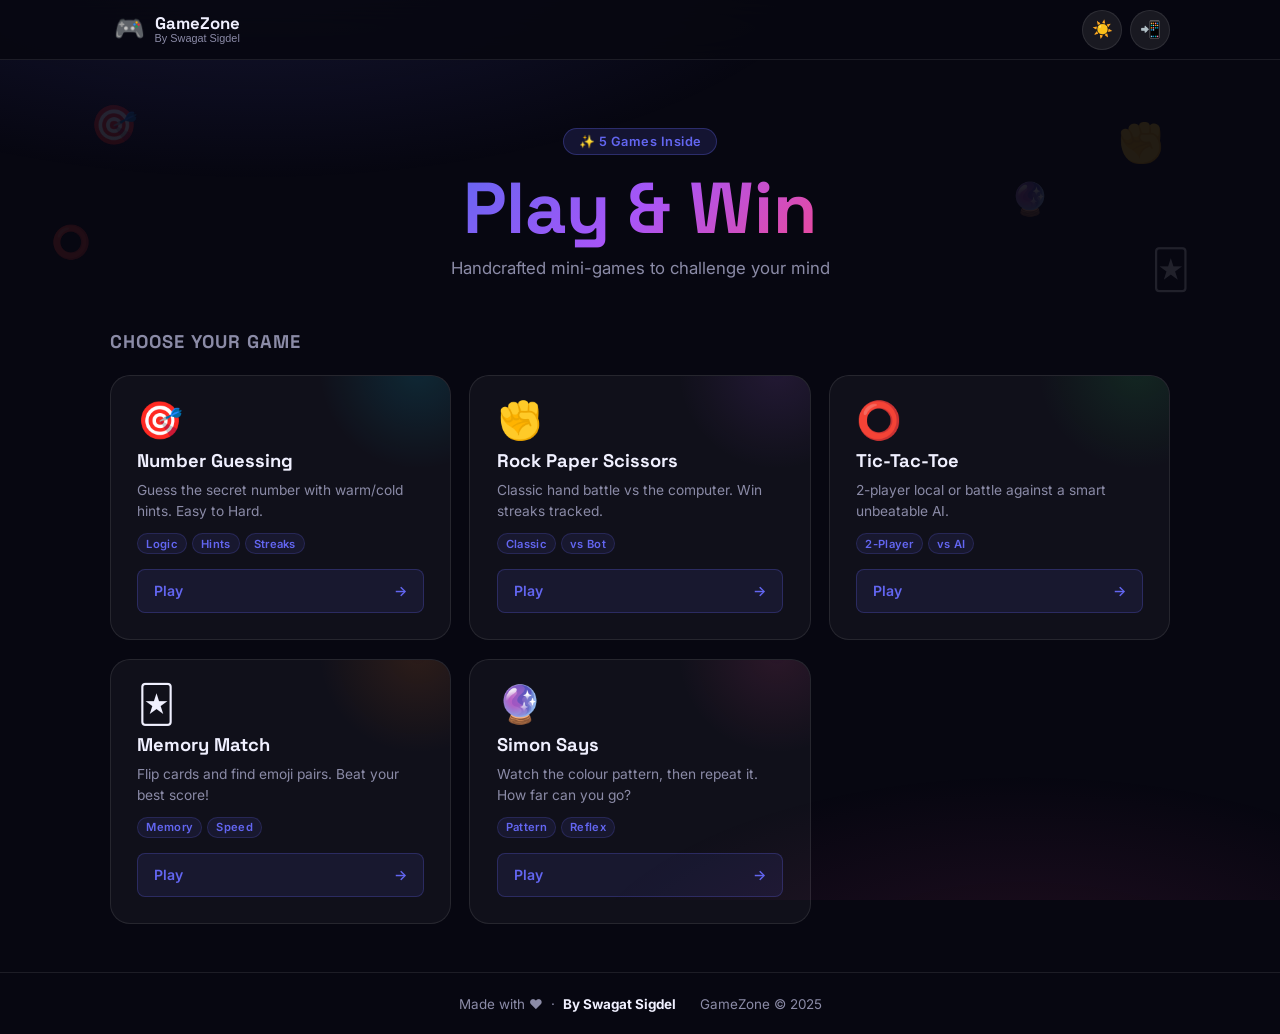
<file: index.html>
<!DOCTYPE html>
<html lang="en">
<head>
  <meta charset="UTF-8" />
  <meta name="viewport" content="width=device-width, initial-scale=1.0" />
  <title>GameZone – Mini Games by Swagat Sigdel</title>
  <meta name="description" content="A premium mini-game portal with 5 games: Number Guessing, Rock Paper Scissors, Tic-Tac-Toe, Memory Match and Simon Says." />
  <meta name="theme-color" content="#6366f1" />
  <link rel="manifest" href="manifest.json" />
  <link rel="preconnect" href="https://fonts.googleapis.com" />
  <link rel="preconnect" href="https://fonts.gstatic.com" crossorigin />
  <link href="https://fonts.googleapis.com/css2?family=Inter:wght@400;500;600;700;800&family=Space+Grotesk:wght@400;500;600;700&display=swap" rel="stylesheet" />
  <link rel="stylesheet" href="style.css" />
</head>
<body>
<div id="app">

  <!-- ─── Header ─── -->
  <header id="app-header">
    <div class="header-inner">
      <button class="brand-btn" id="homeBtn" aria-label="Go to home">
        <span class="brand-icon" aria-hidden="true">🎮</span>
        <div class="brand-text">
          <span class="brand-name">GameZone</span>
          <span class="brand-by">By Swagat Sigdel</span>
        </div>
      </button>
      <div class="header-actions">
        <button id="themeToggle" class="icon-btn" aria-label="Toggle theme" title="Toggle dark/light mode">☀️</button>
        <button id="installBtn" class="icon-btn" hidden aria-label="Install app" title="Install as app">📲</button>
      </div>
    </div>
  </header>

  <!-- ─── Views ─── -->
  <div id="views">

    <!-- Hub -->
    <main id="view-hub" class="view active" aria-label="Game hub">

      <section class="hero">
        <div class="hero-content">
          <div class="hero-badge">✨ 5 Games Inside</div>
          <h1 class="hero-title"><span class="gradient-text">Play &amp; Win</span></h1>
          <p class="hero-sub">Handcrafted mini-games to challenge your mind</p>
        </div>
        <div class="hero-art" aria-hidden="true">
          <div class="floating-emoji e1">🎯</div>
          <div class="floating-emoji e2">✊</div>
          <div class="floating-emoji e3">⭕</div>
          <div class="floating-emoji e4">🃏</div>
          <div class="floating-emoji e5">🔮</div>
        </div>
      </section>

      <section class="games-section" aria-label="Available games">
        <h2 class="section-title">Choose Your Game</h2>
        <div class="game-grid" role="list">

          <article class="game-card" role="listitem" data-game="number" tabindex="0">
            <div class="card-glow" style="--glow:#00d4ff" aria-hidden="true"></div>
            <div class="card-icon" aria-hidden="true">🎯</div>
            <h3 class="card-title">Number Guessing</h3>
            <p class="card-desc">Guess the secret number with warm/cold hints. Easy to Hard.</p>
            <div class="card-tags"><span class="tag">Logic</span><span class="tag">Hints</span><span class="tag">Streaks</span></div>
            <button class="play-btn" data-game="number" aria-label="Play Number Guessing"><span>Play</span><span class="play-arrow" aria-hidden="true">→</span></button>
          </article>

          <article class="game-card" role="listitem" data-game="rps" tabindex="0">
            <div class="card-glow" style="--glow:#a855f7" aria-hidden="true"></div>
            <div class="card-icon" aria-hidden="true">✊</div>
            <h3 class="card-title">Rock Paper Scissors</h3>
            <p class="card-desc">Classic hand battle vs the computer. Win streaks tracked.</p>
            <div class="card-tags"><span class="tag">Classic</span><span class="tag">vs Bot</span></div>
            <button class="play-btn" data-game="rps" aria-label="Play Rock Paper Scissors"><span>Play</span><span class="play-arrow" aria-hidden="true">→</span></button>
          </article>

          <article class="game-card" role="listitem" data-game="ttt" tabindex="0">
            <div class="card-glow" style="--glow:#22c55e" aria-hidden="true"></div>
            <div class="card-icon" aria-hidden="true">⭕</div>
            <h3 class="card-title">Tic-Tac-Toe</h3>
            <p class="card-desc">2-player local or battle against a smart unbeatable AI.</p>
            <div class="card-tags"><span class="tag">2-Player</span><span class="tag">vs AI</span></div>
            <button class="play-btn" data-game="ttt" aria-label="Play Tic-Tac-Toe"><span>Play</span><span class="play-arrow" aria-hidden="true">→</span></button>
          </article>

          <article class="game-card" role="listitem" data-game="memory" tabindex="0">
            <div class="card-glow" style="--glow:#f97316" aria-hidden="true"></div>
            <div class="card-icon" aria-hidden="true">🃏</div>
            <h3 class="card-title">Memory Match</h3>
            <p class="card-desc">Flip cards and find emoji pairs. Beat your best score!</p>
            <div class="card-tags"><span class="tag">Memory</span><span class="tag">Speed</span></div>
            <button class="play-btn" data-game="memory" aria-label="Play Memory Match"><span>Play</span><span class="play-arrow" aria-hidden="true">→</span></button>
          </article>

          <article class="game-card" role="listitem" data-game="simon" tabindex="0">
            <div class="card-glow" style="--glow:#ec4899" aria-hidden="true"></div>
            <div class="card-icon" aria-hidden="true">🔮</div>
            <h3 class="card-title">Simon Says</h3>
            <p class="card-desc">Watch the colour pattern, then repeat it. How far can you go?</p>
            <div class="card-tags"><span class="tag">Pattern</span><span class="tag">Reflex</span></div>
            <button class="play-btn" data-game="simon" aria-label="Play Simon Says"><span>Play</span><span class="play-arrow" aria-hidden="true">→</span></button>
          </article>

        </div>
      </section>

    </main><!-- /hub -->

    <!-- ─── Number Guessing ─── -->
    <section id="view-number" class="view game-view" aria-label="Number Guessing Game" style="--accent:#00d4ff;--accent-rgb:0,212,255">
      <div class="gv-header">
        <button class="back-btn" aria-label="Back to games">‹ Games</button>
        <div class="gv-title-row"><span aria-hidden="true">🎯</span><h2>Number Guessing</h2></div>
        <div class="score-pill" id="ng-streak">🔥 0 wins</div>
      </div>
      <div class="gv-body">
        <p class="range-hint" id="ng-rangeHint" aria-live="polite"></p>
        <select id="ng-difficulty" class="game-select" aria-label="Select difficulty level">
          <option value="easy">🟢 Easy (1–50)</option>
          <option value="medium" selected>🟡 Medium (1–100)</option>
          <option value="hard">🔴 Hard (1–500)</option>
        </select>
        <input type="number" id="ng-input" class="game-input" placeholder="Enter your guess…" min="1" max="100" autocomplete="off" inputmode="numeric" aria-label="Enter a number" aria-describedby="ng-rangeHint ng-feedback" />
        <div class="btn-row">
          <button id="ng-submitBtn" class="btn-primary" type="button" disabled aria-label="Submit guess">Submit</button>
          <button id="ng-resetBtn" class="btn-secondary" type="button" aria-label="New game">🔄 New Game</button>
        </div>
        <p id="ng-feedback" class="feedback" aria-live="assertive" aria-atomic="true"></p>
        <p id="ng-hint" class="hint-msg" aria-live="polite"></p>
        <div id="ng-stats" class="stats-box" aria-label="Game statistics"></div>
        <details id="ng-histDetails" class="history-details">
          <summary>📜 Game History</summary>
          <div id="ng-history" class="history-list"></div>
        </details>
        <div class="ghost-row">
          <button id="ng-resetStats" class="ghost-btn" type="button">🗑️ Clear Stats</button>
          <button id="ng-sound" class="ghost-btn" type="button">🔊 Sound On</button>
        </div>
      </div>
    </section>

    <!-- ─── Rock Paper Scissors ─── -->
    <section id="view-rps" class="view game-view" aria-label="Rock Paper Scissors" style="--accent:#a855f7;--accent-rgb:168,85,247">
      <div class="gv-header">
        <button class="back-btn" aria-label="Back to games">‹ Games</button>
        <div class="gv-title-row"><span aria-hidden="true">✊</span><h2>Rock Paper Scissors</h2></div>
        <div class="score-pill" id="rps-scorePill">0W / 0L / 0D</div>
      </div>
      <div class="gv-body">
        <div class="rps-arena">
          <div class="rps-side">
            <div class="rps-emoji" id="rps-player" aria-label="Your choice">❓</div>
            <span class="rps-label">You</span>
          </div>
          <div class="rps-vs" aria-hidden="true">VS</div>
          <div class="rps-side">
            <div class="rps-emoji" id="rps-bot" aria-label="Computer's choice">❓</div>
            <span class="rps-label">CPU</span>
          </div>
        </div>
        <p id="rps-result" class="rps-result" aria-live="assertive" aria-atomic="true"></p>
        <div class="rps-choices" role="group" aria-label="Make your choice">
          <button class="rps-btn" data-choice="rock" aria-label="Choose Rock">✊<span>Rock</span></button>
          <button class="rps-btn" data-choice="paper" aria-label="Choose Paper">🖐<span>Paper</span></button>
          <button class="rps-btn" data-choice="scissors" aria-label="Choose Scissors">✌️<span>Scissors</span></button>
        </div>
        <button id="rps-reset" class="ghost-btn mt" type="button">🔄 Reset Score</button>
      </div>
    </section>

    <!-- ─── Tic-Tac-Toe ─── -->
    <section id="view-ttt" class="view game-view" aria-label="Tic-Tac-Toe" style="--accent:#22c55e;--accent-rgb:34,197,94">
      <div class="gv-header">
        <button class="back-btn" aria-label="Back to games">‹ Games</button>
        <div class="gv-title-row"><span aria-hidden="true">⭕</span><h2>Tic-Tac-Toe</h2></div>
        <div class="score-pill" id="ttt-scorePill">X: 0 – O: 0 – D: 0</div>
      </div>
      <div class="gv-body">
        <div class="mode-switcher" role="group" aria-label="Game mode">
          <button class="mode-btn active" data-mode="ai" aria-pressed="true">🤖 vs AI</button>
          <button class="mode-btn" data-mode="2p" aria-pressed="false">👥 2 Players</button>
        </div>
        <p id="ttt-status" class="ttt-status" aria-live="polite" aria-atomic="true"></p>
        <div id="ttt-board" class="ttt-board" role="grid" aria-label="Tic-Tac-Toe board"></div>
        <button id="ttt-reset" class="btn-secondary mt" type="button">🔄 New Game</button>
      </div>
    </section>

    <!-- ─── Memory Match ─── -->
    <section id="view-memory" class="view game-view" aria-label="Memory Match" style="--accent:#f97316;--accent-rgb:249,115,22">
      <div class="gv-header">
        <button class="back-btn" aria-label="Back to games">‹ Games</button>
        <div class="gv-title-row"><span aria-hidden="true">🃏</span><h2>Memory Match</h2></div>
        <div class="score-pill" id="mem-best">Best: –</div>
      </div>
      <div class="gv-body">
        <div class="mem-bar">
          <span>Pairs: <strong id="mem-pairs">0/8</strong></span>
          <span>Moves: <strong id="mem-moves">0</strong></span>
          <span>Time: <strong id="mem-time">0s</strong></span>
        </div>
        <div id="mem-board" class="mem-board" role="grid" aria-label="Memory card grid"></div>
        <button id="mem-reset" class="btn-secondary mt" type="button">🔄 New Game</button>
      </div>
    </section>

    <!-- ─── Simon Says ─── -->
    <section id="view-simon" class="view game-view" aria-label="Simon Says" style="--accent:#ec4899;--accent-rgb:236,72,153">
      <div class="gv-header">
        <button class="back-btn" aria-label="Back to games">‹ Games</button>
        <div class="gv-title-row"><span aria-hidden="true">🔮</span><h2>Simon Says</h2></div>
        <div class="score-pill" id="simon-best">Best: 0</div>
      </div>
      <div class="gv-body">
        <div class="simon-info">
          <div class="simon-level-badge">Level <span id="simon-level">0</span></div>
          <p id="simon-status" class="simon-status" aria-live="polite" aria-atomic="true">Press Start to play!</p>
        </div>
        <div class="simon-grid" role="group" aria-label="Simon colour buttons">
          <button class="simon-btn" id="simon-0" data-idx="0" aria-label="Red button"></button>
          <button class="simon-btn" id="simon-1" data-idx="1" aria-label="Blue button"></button>
          <button class="simon-btn" id="simon-2" data-idx="2" aria-label="Green button"></button>
          <button class="simon-btn" id="simon-3" data-idx="3" aria-label="Yellow button"></button>
        </div>
        <button id="simon-start" class="btn-primary mt" type="button">🎮 Start</button>
      </div>
    </section>

  </div><!-- /views -->

  <!-- ─── Footer ─── -->
  <footer id="app-footer" role="contentinfo">
    <div class="footer-inner">
      <span class="footer-credit">Made with ❤️ &nbsp;·&nbsp; <strong>By Swagat Sigdel</strong></span>
      <span class="footer-copy">GameZone © 2025</span>
    </div>
  </footer>

</div><!-- /app -->

<!-- Shared confetti container (used by all games) -->
<div id="confetti-box" class="win-celebration" hidden aria-hidden="true"></div>

<!-- Toast -->
<div id="toast" class="toast" role="status" aria-live="polite" aria-atomic="true"></div>

<script src="app.js"></script>
</body>
</html>
</file>
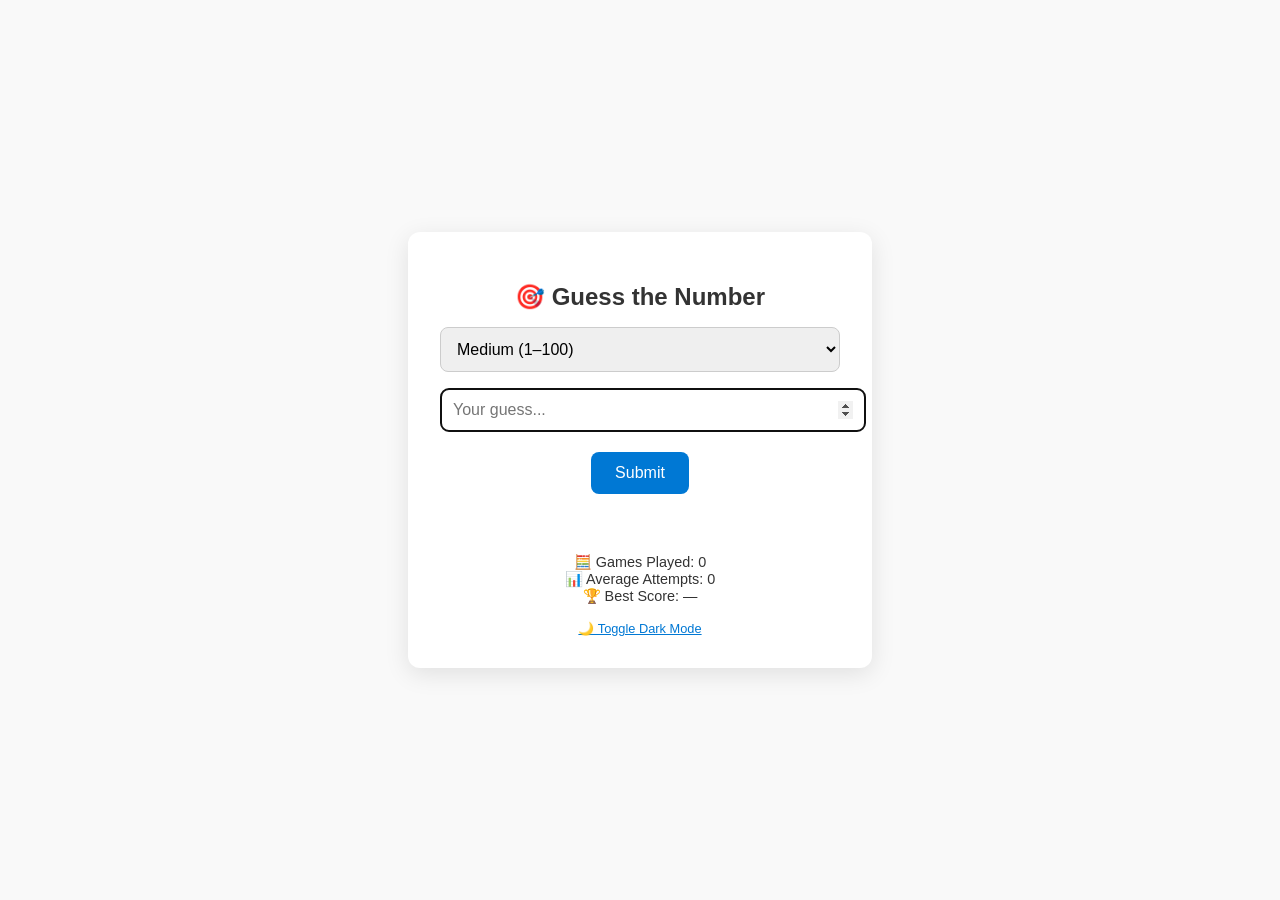
<file: guess-game/index.html>
<!DOCTYPE html>
<html lang="en">
<head>
  <meta charset="UTF-8" />
  <meta name="viewport" content="width=device-width, initial-scale=1.0" />
  <title>Number Guessing Game</title>
  <link rel="manifest" href="manifest.json" />
  <style>
    :root {
      --primary: #0078d4;
      --primary-dark: #005fa3;
      --bg: #f9f9f9;
      --text: #333;
      --card-bg: #fff;
      --shadow: rgba(0, 0, 0, 0.1);
    }

    body.dark {
      --bg: #1e1e1e;
      --text: #f0f0f0;
      --card-bg: #2c2c2c;
    }

    body {
      margin: 0;
      font-family: 'Segoe UI', sans-serif;
      background-color: var(--bg);
      color: var(--text);
      display: flex;
      justify-content: center;
      align-items: center;
      height: 100vh;
      transition: background-color 0.3s ease, color 0.3s ease;
    }

    .game-card {
      background-color: var(--card-bg);
      padding: 2rem;
      border-radius: 12px;
      box-shadow: 0 6px 24px var(--shadow);
      text-align: center;
      width: 100%;
      max-width: 400px;
    }

    h2 {
      margin-bottom: 1rem;
    }

    select, input[type="number"] {
      width: 100%;
      padding: 0.75rem;
      font-size: 1rem;
      border: 1px solid #ccc;
      border-radius: 8px;
      margin-bottom: 1rem;
    }

    button {
      padding: 0.75rem 1.5rem;
      font-size: 1rem;
      background-color: var(--primary);
      color: white;
      border: none;
      border-radius: 8px;
      cursor: pointer;
      transition: background-color 0.3s ease;
      margin: 0.25rem;
    }

    button:hover {
      background-color: var(--primary-dark);
    }

    #feedback {
      margin-top: 1rem;
      font-size: 1rem;
      min-height: 1.5rem;
    }

    #resetBtn {
      display: none;
    }

    .stats {
      margin-top: 1rem;
      font-size: 0.9rem;
    }

    .toggle-dark {
      margin-top: 1rem;
      font-size: 0.8rem;
      cursor: pointer;
      color: var(--primary);
      text-decoration: underline;
    }
  </style>
</head>
<body>
  <div class="game-card">
    <h2>🎯 Guess the Number</h2>
    <select id="difficulty" onchange="setDifficulty()">
      <option value="50">Easy (1–50)</option>
      <option value="100" selected>Medium (1–100)</option>
      <option value="500">Hard (1–500)</option>
    </select>
    <input type="number" id="guessInput" placeholder="Your guess..." min="1" />
    <button onclick="checkGuess()">Submit</button>
    <button id="resetBtn" onclick="resetGame()">Play Again</button>
    <p id="feedback"></p>
    <div class="stats" id="stats"></div>
    <div class="toggle-dark" onclick="toggleDarkMode()">🌙 Toggle Dark Mode</div>
  </div>

  <audio id="winSound" src="https://assets.mixkit.co/sfx/preview/mixkit-achievement-bell-600.mp3"></audio>
  <audio id="errorSound" src="https://assets.mixkit.co/sfx/preview/mixkit-wrong-answer-fail-notification-946.mp3"></audio>

  <script>
    let maxRange = 100;
    let secretNumber = Math.floor(Math.random() * maxRange) + 1;
    let attempts = 0;
    let gamesPlayed = parseInt(localStorage.getItem('gamesPlayed')) || 0;
    let totalAttempts = parseInt(localStorage.getItem('totalAttempts')) || 0;
    let bestScore = parseInt(localStorage.getItem('bestScore')) || null;

    const input = document.getElementById('guessInput');
    const feedback = document.getElementById('feedback');
    const resetBtn = document.getElementById('resetBtn');
    const stats = document.getElementById('stats');
    const winSound = document.getElementById('winSound');
    const errorSound = document.getElementById('errorSound');

    input.focus();
    input.addEventListener("keypress", function(e) {
      if (e.key === "Enter") checkGuess();
    });

    function setDifficulty() {
      maxRange = parseInt(document.getElementById('difficulty').value);
      resetGame();
    }

    function updateStats() {
      let avg = gamesPlayed ? (totalAttempts / gamesPlayed).toFixed(1) : 0;
      stats.innerHTML = `
        🧮 Games Played: ${gamesPlayed}<br>
        📊 Average Attempts: ${avg}<br>
        🏆 Best Score: ${bestScore ?? '—'}
      `;
    }

    function checkGuess() {
      const guess = parseInt(input.value);
      if (isNaN(guess) || guess < 1 || guess > maxRange) {
        feedback.textContent = `⚠️ Enter a number between 1 and ${maxRange}.`;
        errorSound.play();
        return;
      }

      attempts++;

      if (guess < secretNumber) {
        feedback.textContent = "📉 Too low! Try again.";
        errorSound.play();
      } else if (guess > secretNumber) {
        feedback.textContent = "📈 Too high! Try again.";
        errorSound.play();
      } else {
        feedback.textContent = `🎉 Correct! You guessed it in ${attempts} tries.`;
        winSound.play();
        input.disabled = true;
        resetBtn.style.display = 'inline-block';

        gamesPlayed++;
        totalAttempts += attempts;
        if (!bestScore || attempts < bestScore) bestScore = attempts;

        localStorage.setItem('gamesPlayed', gamesPlayed);
        localStorage.setItem('totalAttempts', totalAttempts);
        localStorage.setItem('bestScore', bestScore);

        updateStats();
      }
    }

    function resetGame() {
      secretNumber = Math.floor(Math.random() * maxRange) + 1;
      attempts = 0;
      input.value = '';
      input.disabled = false;
      feedback.textContent = '';
      resetBtn.style.display = 'none';
      input.focus();
    }

    function toggleDarkMode() {
      document.body.classList.toggle('dark');
    }

    updateStats();

    if ('serviceWorker' in navigator) {
      navigator.serviceWorker.register('service-worker.js');
    }
  </script>
</body>
</html>
</file>
<file: style.css>
/* ─── Design System ──────────────────────────────────────────────────────────── */
:root {
  --bg:          #070711;
  --surface:     rgba(255,255,255,0.04);
  --surface-2:   rgba(255,255,255,0.08);
  --border:      rgba(255,255,255,0.09);
  --text:        #f0f0ff;
  --text-muted:  #8b8ba7;
  --text-dim:    #55556a;
  --primary:     #6366f1;
  --primary-rgb: 99,102,241;
  --card-radius: 20px;
  --radius:      12px;
  --radius-sm:   8px;
  --trans:       0.2s ease;
  --header-h:    60px;
  --max-w:       1100px;
  --font-head:   'Space Grotesk','Inter',system-ui,sans-serif;
  --font-body:   'Inter',system-ui,-apple-system,sans-serif;
  --shadow-sm:   0 1px 3px rgba(0,0,0,.35);
  --shadow-md:   0 4px 16px rgba(0,0,0,.45);
  --shadow-lg:   0 16px 48px rgba(0,0,0,.55);
}

body.light {
  --bg:         #f0f0ff;
  --surface:    #ffffff;
  --surface-2:  #f4f4ff;
  --border:     rgba(0,0,0,.09);
  --text:       #1a1a3e;
  --text-muted: #6b6b8a;
  --text-dim:   #9090b0;
  --shadow-sm:  0 1px 3px rgba(0,0,0,.08);
  --shadow-md:  0 4px 16px rgba(0,0,0,.10);
  --shadow-lg:  0 16px 48px rgba(0,0,0,.13);
}

/* ─── Reset & Base ───────────────────────────────────────────────────────────── */
*,*::before,*::after { box-sizing:border-box; }
html { scroll-behavior:smooth; }

body {
  margin: 0;
  font-family: var(--font-body);
  background: var(--bg);
  color: var(--text);
  min-height: 100vh;
  overflow-x: hidden;
  -webkit-font-smoothing: antialiased;
  transition: background-color .3s ease, color .3s ease;
}

body::before {
  content: '';
  position: fixed;
  inset: 0;
  background:
    radial-gradient(ellipse 80% 50% at 20% -10%, rgba(99,102,241,.18) 0%, transparent 60%),
    radial-gradient(ellipse 60% 40% at 80% 110%, rgba(236,72,153,.12) 0%, transparent 60%);
  pointer-events: none;
  z-index: 0;
}
body.light::before {
  background:
    radial-gradient(ellipse 80% 50% at 20% -10%, rgba(99,102,241,.07) 0%, transparent 60%),
    radial-gradient(ellipse 60% 40% at 80% 110%, rgba(236,72,153,.05) 0%, transparent 60%);
}

#app {
  position: relative;
  z-index: 1;
  min-height: 100vh;
  display: flex;
  flex-direction: column;
}

.sr-only {
  position: absolute;
  width: 1px; height: 1px;
  padding: 0; margin: -1px;
  overflow: hidden;
  clip: rect(0,0,0,0);
  white-space: nowrap;
  border: 0;
}

/* ─── Header ─────────────────────────────────────────────────────────────────── */
#app-header {
  position: sticky;
  top: 0;
  z-index: 100;
  height: var(--header-h);
  background: rgba(7,7,17,.88);
  backdrop-filter: blur(20px);
  -webkit-backdrop-filter: blur(20px);
  border-bottom: 1px solid var(--border);
  transition: background-color .3s ease;
}
body.light #app-header { background: rgba(240,240,255,.88); }

.header-inner {
  max-width: var(--max-w);
  margin: 0 auto;
  padding: 0 1.25rem;
  height: 100%;
  display: flex;
  align-items: center;
  justify-content: space-between;
  gap: 1rem;
}

.brand-btn {
  display: flex;
  align-items: center;
  gap: .6rem;
  background: none;
  border: none;
  cursor: pointer;
  padding: .25rem;
  border-radius: var(--radius-sm);
  transition: opacity var(--trans);
}
.brand-btn:hover { opacity: .82; }

.brand-icon { font-size: 1.55rem; line-height: 1; }
.brand-text  { display:flex; flex-direction:column; text-align:left; }
.brand-name  { font-family:var(--font-head); font-size:1.05rem; font-weight:700; color:var(--text); line-height:1.1; }
.brand-by    { font-size:.68rem; color:var(--text-muted); font-weight:500; line-height:1.2; }

.header-actions { display:flex; align-items:center; gap:.5rem; }

.icon-btn {
  width: 40px; height: 40px;
  border-radius: 50%;
  border: 1px solid var(--border);
  background: var(--surface-2);
  cursor: pointer;
  font-size: 1.05rem;
  display: flex;
  align-items: center;
  justify-content: center;
  transition: background var(--trans), transform .1s;
  touch-action: manipulation;
}
.icon-btn:hover  { background: var(--surface-2); transform: scale(1.06); }
.icon-btn:active { transform: scale(.94); }

/* ─── Views ──────────────────────────────────────────────────────────────────── */
#views { flex: 1; }

.view { display: none; animation: fadeSlideIn .32s ease; }
.view.active { display: block; }

@keyframes fadeSlideIn {
  from { opacity:0; transform:translateY(14px); }
  to   { opacity:1; transform:translateY(0); }
}

/* ─── Hero ───────────────────────────────────────────────────────────────────── */
.hero {
  min-height: 270px;
  display: flex;
  align-items: center;
  justify-content: center;
  padding: 3rem 1.25rem 2rem;
  position: relative;
  overflow: hidden;
}

.hero-content { text-align:center; position:relative; z-index:2; }

.hero-badge {
  display: inline-flex;
  align-items: center;
  gap: .3rem;
  background: rgba(var(--primary-rgb),.15);
  border: 1px solid rgba(var(--primary-rgb),.3);
  color: var(--primary);
  padding: .3rem .9rem;
  border-radius: 50px;
  font-size: .8rem;
  font-weight: 600;
  letter-spacing: .5px;
  margin-bottom: 1rem;
}

.hero-title {
  font-family: var(--font-head);
  font-size: clamp(2.5rem,8vw,4.5rem);
  font-weight: 800;
  line-height: 1.05;
  margin: 0 0 .75rem;
}

.gradient-text {
  background: linear-gradient(135deg,#6366f1,#a855f7,#ec4899);
  -webkit-background-clip: text;
  background-clip: text;
  -webkit-text-fill-color: transparent;
}

.hero-sub { font-size:1.05rem; color:var(--text-muted); margin:0; }

.hero-art  { position:absolute; inset:0; pointer-events:none; z-index:1; }
.floating-emoji {
  position: absolute;
  font-size: 2.4rem;
  opacity: .11;
  animation: float 6s ease-in-out infinite;
}
.e1 { top:15%; left:7%;  animation-delay:0s;   }
.e2 { top:22%; right:9%; animation-delay:1s;   }
.e3 { top:60%; left:4%;  animation-delay:2s;   font-size:2rem; }
.e4 { bottom:14%; right:7%; animation-delay:1.5s; }
.e5 { top:44%; right:18%; animation-delay:.5s; font-size:2rem; }

@keyframes float {
  0%,100% { transform:translateY(0) rotate(-5deg); }
  50%      { transform:translateY(-16px) rotate(5deg); }
}

/* ─── Games Section ──────────────────────────────────────────────────────────── */
.games-section {
  max-width: var(--max-w);
  margin: 0 auto;
  padding: 0 1.25rem 3rem;
}

.section-title {
  font-family: var(--font-head);
  font-size: 1.15rem;
  font-weight: 700;
  color: var(--text-muted);
  text-transform: uppercase;
  letter-spacing: 1px;
  margin: 0 0 1.35rem;
}

.game-grid {
  display: grid;
  grid-template-columns: repeat(auto-fill,minmax(260px,1fr));
  gap: 1.15rem;
}

/* ─── Game Card ──────────────────────────────────────────────────────────────── */
.game-card {
  position: relative;
  background: var(--surface);
  border: 1px solid var(--border);
  border-radius: var(--card-radius);
  padding: 1.65rem;
  cursor: pointer;
  transition: transform var(--trans), border-color var(--trans), box-shadow var(--trans);
  overflow: hidden;
  display: flex;
  flex-direction: column;
  gap: .5rem;
}
.game-card:hover,.game-card:focus-within {
  transform: translateY(-5px);
  border-color: rgba(var(--primary-rgb),.35);
  box-shadow: 0 16px 40px var(--shadow-sm), 0 0 0 1px rgba(var(--primary-rgb),.12);
  outline: none;
}
.game-card:focus {
  outline: 2px solid var(--primary);
  outline-offset: 2px;
}

.card-glow {
  position: absolute;
  top: -40%; right: -20%;
  width: 200px; height: 200px;
  background: radial-gradient(circle,var(--glow) 0%,transparent 70%);
  opacity: .12;
  border-radius: 50%;
  transition: opacity var(--trans), transform var(--trans);
  pointer-events: none;
}
.game-card:hover .card-glow { opacity:.24; transform:scale(1.12); }

.card-icon {
  font-size: 2.3rem;
  line-height: 1;
  margin-bottom: .15rem;
  transition: transform .3s cubic-bezier(.34,1.56,.64,1);
}
.game-card:hover .card-icon { transform:scale(1.18) rotate(-6deg); }

.card-title { font-family:var(--font-head); font-size:1.15rem; font-weight:700; margin:0; color:var(--text); }
.card-desc  { font-size:.86rem; color:var(--text-muted); line-height:1.5; margin:0; flex:1; }

.card-tags  { display:flex; flex-wrap:wrap; gap:.32rem; margin:.2rem 0; }
.tag {
  font-size: .7rem;
  font-weight: 600;
  padding: .18rem .5rem;
  border-radius: 50px;
  background: rgba(var(--primary-rgb),.1);
  color: var(--primary);
  border: 1px solid rgba(var(--primary-rgb),.2);
  letter-spacing: .3px;
}

.play-btn {
  display: flex;
  align-items: center;
  justify-content: space-between;
  width: 100%;
  padding: .65rem 1rem;
  background: rgba(var(--primary-rgb),.1);
  color: var(--primary);
  border: 1px solid rgba(var(--primary-rgb),.25);
  border-radius: var(--radius-sm);
  font-size: .88rem;
  font-weight: 600;
  cursor: pointer;
  transition: background var(--trans), transform .1s;
  margin-top: .2rem;
  font-family: var(--font-body);
  touch-action: manipulation;
  min-height: 44px;
}
.play-btn:hover   { background:rgba(var(--primary-rgb),.2); }
.play-btn:active  { transform:scale(.98); }
.play-arrow       { transition:transform var(--trans); }
.game-card:hover .play-arrow { transform:translateX(5px); }

/* ─── Game View ──────────────────────────────────────────────────────────────── */
.game-view {
  max-width: 540px;
  margin: 0 auto;
  padding: 1.5rem 1.25rem 5rem;
}

.gv-header {
  display: flex;
  align-items: center;
  gap: .7rem;
  margin-bottom: 1.6rem;
  flex-wrap: wrap;
}

.back-btn {
  background: var(--surface-2);
  border: 1px solid var(--border);
  color: var(--text-muted);
  padding: .5rem .85rem;
  border-radius: var(--radius-sm);
  font-size: .85rem;
  font-weight: 600;
  cursor: pointer;
  transition: all var(--trans);
  white-space: nowrap;
  font-family: var(--font-body);
  min-height: 40px;
  touch-action: manipulation;
}
.back-btn:hover {
  background: rgba(var(--primary-rgb),.1);
  color: var(--primary);
  border-color: rgba(var(--primary-rgb),.3);
}

.gv-title-row {
  display: flex;
  align-items: center;
  gap: .45rem;
  flex: 1;
  min-width: 0;
}
.gv-title-row h2 {
  font-family: var(--font-head);
  font-size: 1.25rem;
  font-weight: 700;
  margin: 0;
  color: var(--text);
  white-space: nowrap;
  overflow: hidden;
  text-overflow: ellipsis;
}
.gv-title-row span { font-size:1.25rem; flex-shrink:0; }

.score-pill {
  background: rgba(var(--accent-rgb,var(--primary-rgb)),.12);
  color: var(--accent,var(--primary));
  border: 1px solid rgba(var(--accent-rgb,var(--primary-rgb)),.25);
  padding: .32rem .85rem;
  border-radius: 50px;
  font-size: .8rem;
  font-weight: 700;
  white-space: nowrap;
  margin-left: auto;
}

.gv-body { display:flex; flex-direction:column; gap:.85rem; }

/* ─── Form Controls ──────────────────────────────────────────────────────────── */
.game-select, .game-input {
  display: block;
  width: 100%;
  padding: .82rem 1rem;
  font-size: 1rem;
  font-family: var(--font-body);
  background: var(--surface);
  color: var(--text);
  border: 1.5px solid var(--border);
  border-radius: var(--radius);
  transition: border-color var(--trans), box-shadow var(--trans);
  outline: none;
  -moz-appearance: textfield;
}
.game-select:focus, .game-input:focus {
  border-color: var(--accent,var(--primary));
  box-shadow: 0 0 0 3px rgba(var(--accent-rgb,var(--primary-rgb)),.2);
}
.game-input::-webkit-inner-spin-button,
.game-input::-webkit-outer-spin-button { -webkit-appearance:none; margin:0; }

/* ─── Buttons ────────────────────────────────────────────────────────────────── */
.btn-primary, .btn-secondary {
  padding: .82rem 1.35rem;
  font-size: 1rem;
  font-family: var(--font-body);
  font-weight: 600;
  border: none;
  border-radius: var(--radius);
  cursor: pointer;
  transition: all var(--trans), transform .1s;
  min-height: 48px;
  touch-action: manipulation;
}

.btn-primary {
  background: linear-gradient(135deg,var(--accent,var(--primary)),color-mix(in srgb,var(--accent,var(--primary)) 75%,#fff 25%));
  color: #fff;
  box-shadow: 0 4px 14px rgba(var(--accent-rgb,var(--primary-rgb)),.35);
}
.btn-primary:hover:not(:disabled)  { transform:translateY(-1px); box-shadow:0 6px 20px rgba(var(--accent-rgb,var(--primary-rgb)),.45); }
.btn-primary:active:not(:disabled) { transform:scale(.98) translateY(0); }
.btn-primary:disabled { opacity:.4; cursor:not-allowed; box-shadow:none; }

.btn-secondary {
  background: var(--surface-2);
  color: var(--text-muted);
  border: 1.5px solid var(--border);
}
.btn-secondary:hover:not(:disabled) {
  border-color: var(--accent,var(--primary));
  color: var(--accent,var(--primary));
  background: rgba(var(--accent-rgb,var(--primary-rgb)),.08);
}
.btn-secondary:active { transform:scale(.98); }

.btn-row { display:flex; gap:.55rem; }
.btn-row .btn-primary   { flex:2; }
.btn-row .btn-secondary { flex:1; }

.ghost-row {
  display: flex;
  gap: .45rem;
  flex-wrap: wrap;
  justify-content: center;
}

.ghost-btn {
  background: none;
  border: 1px solid var(--border);
  color: var(--text-muted);
  padding: .45rem .85rem;
  border-radius: var(--radius-sm);
  font-size: .8rem;
  font-weight: 500;
  cursor: pointer;
  font-family: var(--font-body);
  transition: all var(--trans);
  min-height: 40px;
  touch-action: manipulation;
}
.ghost-btn:hover { background:var(--surface-2); color:var(--text); }

.mt { margin-top: .5rem; }

/* ─── Feedback ───────────────────────────────────────────────────────────────── */
.range-hint {
  font-size: .88rem;
  color: var(--text-muted);
  text-align: center;
  padding: .6rem 1rem;
  background: var(--surface);
  border: 1px solid var(--border);
  border-radius: var(--radius);
  margin: 0;
}

.feedback {
  font-size: 1.03rem;
  font-weight: 600;
  text-align: center;
  min-height: 1.5rem;
  padding: .5rem;
  border-radius: var(--radius-sm);
  transition: all var(--trans);
}
.feedback:empty { padding:0; min-height:0; }

.feedback.win      { color:#22c55e; background:rgba(34,197,94,.1); }
.feedback.too-low  { color:#3b82f6; background:rgba(59,130,246,.1); }
.feedback.too-high { color:#f97316; background:rgba(249,115,22,.1); }
.feedback.error    { color:#ef4444; background:rgba(239,68,68,.1); }

.hint-msg {
  font-size: .88rem;
  color: var(--text-muted);
  text-align: center;
  min-height: 1.2rem;
}

/* ─── Stats Box ──────────────────────────────────────────────────────────────── */
.stats-box {
  background: var(--surface);
  border: 1px solid var(--border);
  border-radius: var(--radius);
  padding: .85rem 1rem;
  font-size: .86rem;
  color: var(--text-muted);
  line-height: 1.75;
}
.stats-box:empty { display:none; }

/* ─── History ────────────────────────────────────────────────────────────────── */
.history-details { font-size:.85rem; }
.history-details summary {
  cursor: pointer;
  color: var(--accent,var(--primary));
  font-weight: 600;
  padding: .3rem 0;
  user-select: none;
}
.history-list { margin-top:.5rem; max-height:140px; overflow-y:auto; }
.history-entry {
  display: flex;
  justify-content: space-between;
  align-items: center;
  padding: .32rem 0;
  border-bottom: 1px solid var(--border);
  gap: .5rem;
  flex-wrap: wrap;
}
.history-entry:last-child { border-bottom:none; }

/* ─── Confetti ───────────────────────────────────────────────────────────────── */
.win-celebration {
  position: fixed;
  inset: 0;
  pointer-events: none;
  overflow: hidden;
  z-index: 999;
}
.confetti-piece {
  position: absolute;
  top: -10px;
  animation: confetti-fall linear forwards;
  border-radius: 2px;
}
@keyframes confetti-fall {
  0%   { transform:translateY(0) rotate(0deg); opacity:1; }
  100% { transform:translateY(100vh) rotate(720deg); opacity:0; }
}

/* ─── Toast ──────────────────────────────────────────────────────────────────── */
.toast {
  position: fixed;
  bottom: 1.5rem;
  left: 50%;
  transform: translateX(-50%) translateY(80px);
  background: var(--surface-2);
  color: var(--text);
  border: 1px solid var(--border);
  padding: .65rem 1.5rem;
  border-radius: 50px;
  font-size: .88rem;
  font-weight: 500;
  box-shadow: var(--shadow-lg);
  transition: transform .3s ease, opacity .3s ease;
  opacity: 0;
  z-index: 1000;
  white-space: nowrap;
  max-width: calc(100vw - 2rem);
  pointer-events: none;
}
.toast.show { transform:translateX(-50%) translateY(0); opacity:1; }

/* ─── Rock Paper Scissors ────────────────────────────────────────────────────── */
.rps-arena {
  display: flex;
  align-items: center;
  justify-content: center;
  gap: 1.5rem;
  padding: 1.5rem;
  background: var(--surface);
  border-radius: var(--card-radius);
  border: 1px solid var(--border);
}
.rps-side { display:flex; flex-direction:column; align-items:center; gap:.45rem; }

.rps-emoji {
  font-size: 3.4rem;
  width: 88px; height: 88px;
  display: flex;
  align-items: center;
  justify-content: center;
  background: var(--surface-2);
  border-radius: 50%;
  border: 2px solid var(--border);
  transition: all .3s cubic-bezier(.34,1.56,.64,1);
}
.rps-emoji.bounce { animation:emojiBounce .4s cubic-bezier(.34,1.56,.64,1); }
@keyframes emojiBounce {
  0%  { transform:scale(1); }
  50% { transform:scale(1.3); }
  100%{ transform:scale(1); }
}
.rps-label { font-size:.78rem; color:var(--text-muted); font-weight:600; text-transform:uppercase; letter-spacing:1px; }
.rps-vs    { font-family:var(--font-head); font-size:1.45rem; font-weight:800; color:var(--text-dim); }

.rps-result {
  text-align: center;
  font-size: 1.05rem;
  font-weight: 700;
  min-height: 1.5rem;
  padding: .45rem;
  border-radius: var(--radius-sm);
}
.rps-result.win  { color:#22c55e; background:rgba(34,197,94,.1); }
.rps-result.lose { color:#ef4444; background:rgba(239,68,68,.1); }
.rps-result.draw { color:#f59e0b; background:rgba(245,158,11,.1); }

.rps-choices { display:flex; gap:.7rem; justify-content:center; flex-wrap:wrap; }
.rps-btn {
  display: flex;
  flex-direction: column;
  align-items: center;
  gap: .3rem;
  padding: .95rem 1.15rem;
  background: var(--surface);
  border: 2px solid var(--border);
  border-radius: var(--card-radius);
  font-size: 1.95rem;
  cursor: pointer;
  transition: all .22s cubic-bezier(.34,1.56,.64,1);
  min-width: 78px;
  font-family: var(--font-body);
  touch-action: manipulation;
}
.rps-btn span { font-size:.72rem; color:var(--text-muted); font-weight:600; text-transform:uppercase; letter-spacing:.5px; }
.rps-btn:hover {
  border-color: var(--accent,var(--primary));
  transform: translateY(-5px) scale(1.06);
  box-shadow: 0 8px 24px rgba(var(--accent-rgb,var(--primary-rgb)),.22);
}
.rps-btn:active { transform:scale(.94); }

/* ─── Tic-Tac-Toe ────────────────────────────────────────────────────────────── */
.mode-switcher {
  display: flex;
  background: var(--surface);
  border: 1px solid var(--border);
  border-radius: var(--radius);
  padding: .22rem;
  gap: .22rem;
}
.mode-btn {
  flex: 1;
  padding: .58rem 1rem;
  background: none;
  border: none;
  border-radius: var(--radius-sm);
  font-size: .88rem;
  font-weight: 600;
  color: var(--text-muted);
  cursor: pointer;
  transition: all var(--trans);
  font-family: var(--font-body);
}
.mode-btn.active { background:var(--accent,var(--primary)); color:#fff; }

.ttt-status {
  text-align: center;
  font-size: .98rem;
  font-weight: 600;
  color: var(--text-muted);
  min-height: 1.5rem;
}

.ttt-board {
  display: grid;
  grid-template-columns: repeat(3,1fr);
  gap: .6rem;
  max-width: 300px;
  margin: 0 auto;
}
.ttt-cell {
  aspect-ratio: 1;
  background: var(--surface);
  border: 2px solid var(--border);
  border-radius: var(--radius);
  font-size: 2.1rem;
  font-weight: 700;
  cursor: pointer;
  transition: all var(--trans);
  display: flex;
  align-items: center;
  justify-content: center;
  font-family: var(--font-head);
  touch-action: manipulation;
}
.ttt-cell:hover:not(.taken) { background:var(--surface-2); border-color:var(--accent,var(--primary)); transform:scale(1.04); }
.ttt-cell.x { color:#3b82f6; }
.ttt-cell.o { color:#ef4444; }
.ttt-cell.winning {
  background: rgba(var(--accent-rgb,var(--primary-rgb)),.15);
  border-color: var(--accent,var(--primary));
  animation: winPulse .4s ease;
}
@keyframes winPulse {
  0%  { transform:scale(1); }
  50% { transform:scale(1.09); }
  100%{ transform:scale(1); }
}
.ttt-cell.taken { cursor:default; }

/* ─── Memory Match ───────────────────────────────────────────────────────────── */
.mem-bar {
  display: flex;
  justify-content: space-between;
  padding: .65rem 1rem;
  background: var(--surface);
  border: 1px solid var(--border);
  border-radius: var(--radius);
  font-size: .85rem;
  color: var(--text-muted);
}
.mem-bar strong { color:var(--text); }

.mem-board {
  display: grid;
  grid-template-columns: repeat(4,1fr);
  gap: .55rem;
}
.mem-card { aspect-ratio:1; cursor:pointer; perspective:600px; touch-action:manipulation; }
.mem-card-inner {
  width: 100%; height: 100%;
  position: relative;
  transform-style: preserve-3d;
  transition: transform .42s cubic-bezier(.4,0,.2,1);
  border-radius: var(--radius);
}
.mem-card.flipped .mem-card-inner,
.mem-card.matched .mem-card-inner { transform:rotateY(180deg); }

.mem-card-front, .mem-card-back {
  position: absolute;
  inset: 0;
  backface-visibility: hidden;
  border-radius: var(--radius);
  display: flex;
  align-items: center;
  justify-content: center;
  font-size: 1.75rem;
  border: 2px solid var(--border);
}
.mem-card-front {
  background: var(--surface);
  color: var(--text-dim);
  font-size: 1.2rem;
  font-weight: 700;
  transition: border-color var(--trans);
}
.mem-card-front:hover { border-color:var(--accent,var(--primary)); }
.mem-card-back {
  background: var(--surface-2);
  border-color: var(--accent,var(--primary));
  transform: rotateY(180deg);
}
.mem-card.matched .mem-card-back {
  background: rgba(var(--accent-rgb,var(--primary-rgb)),.15);
  animation: matchPulse .4s ease;
}
@keyframes matchPulse {
  0%  { transform:rotateY(180deg) scale(1); }
  50% { transform:rotateY(180deg) scale(1.07); }
  100%{ transform:rotateY(180deg) scale(1); }
}

/* ─── Simon Says ─────────────────────────────────────────────────────────────── */
.simon-info { text-align:center; display:flex; flex-direction:column; align-items:center; gap:.5rem; }
.simon-level-badge {
  font-family: var(--font-head);
  font-size: .9rem;
  font-weight: 700;
  padding: .32rem 1rem;
  border-radius: 50px;
  background: rgba(var(--accent-rgb,var(--primary-rgb)),.12);
  color: var(--accent,var(--primary));
  border: 1px solid rgba(var(--accent-rgb,var(--primary-rgb)),.25);
}
.simon-status { font-size:.98rem; color:var(--text-muted); margin:0; min-height:1.5rem; font-weight:500; }

.simon-grid {
  display: grid;
  grid-template-columns: 1fr 1fr;
  gap: .7rem;
  max-width: 300px;
  margin: 0 auto;
}
.simon-btn {
  aspect-ratio: 1;
  border: none;
  border-radius: var(--card-radius);
  cursor: pointer;
  transition: all .15s ease;
  opacity: .55;
  position: relative;
  overflow: hidden;
  touch-action: manipulation;
}
.simon-btn:nth-child(1) { background:#ef4444; }
.simon-btn:nth-child(2) { background:#3b82f6; }
.simon-btn:nth-child(3) { background:#22c55e; }
.simon-btn:nth-child(4) { background:#eab308; }

.simon-btn::after {
  content: '';
  position: absolute;
  inset: 0;
  background: rgba(255,255,255,.35);
  opacity: 0;
  transition: opacity .1s;
}
.simon-btn.active       { opacity:1; transform:scale(.94); }
.simon-btn.active::after{ opacity:1; }
.simon-btn:hover:not(:disabled) { opacity:.78; transform:scale(1.03); }
.simon-btn:disabled { cursor:not-allowed; }

/* ─── Footer ─────────────────────────────────────────────────────────────────── */
#app-footer {
  border-top: 1px solid var(--border);
  padding: 1.4rem 1.25rem;
  text-align: center;
  margin-top: auto;
}
.footer-inner {
  display: flex;
  align-items: center;
  justify-content: center;
  gap: 1.5rem;
  flex-wrap: wrap;
  max-width: var(--max-w);
  margin: 0 auto;
  font-size: .84rem;
  color: var(--text-muted);
}
.footer-credit strong { color:var(--text); }

/* ─── Reduced Motion ─────────────────────────────────────────────────────────── */
@media (prefers-reduced-motion: reduce) {
  *,*::before,*::after {
    animation-duration: 0ms !important;
    transition-duration: 0ms !important;
  }
}

/* ─── Mobile ─────────────────────────────────────────────────────────────────── */
@media (max-width: 600px) {
  /* Layout */
  .hero             { padding:1.75rem 1rem 1.25rem; min-height:200px; }
  .hero-title       { font-size:clamp(2rem,10vw,3rem); }
  .games-section    { padding:0 .85rem 2.5rem; }
  .game-grid        { grid-template-columns:1fr; gap:.85rem; }
  .game-card        { padding:1.15rem; }

  /* Game view header — stack on very narrow screens */
  .gv-header        { gap:.5rem; }
  .gv-title-row h2  { font-size:1rem; }
  .score-pill       { font-size:.72rem; padding:.25rem .6rem; }

  /* Form controls */
  .game-select,
  .game-input       { font-size:.95rem; padding:.75rem .9rem; }
  .btn-primary,
  .btn-secondary    { font-size:.95rem; padding:.78rem 1rem; }
  .ghost-btn        { padding:.5rem .8rem; font-size:.78rem; }

  /* Tic-Tac-Toe */
  .ttt-board        { gap:.45rem; max-width:290px; }
  .ttt-cell         { font-size:1.9rem; }

  /* Memory */
  .mem-board        { gap:.4rem; }
  .mem-bar          { font-size:.78rem; padding:.55rem .75rem; flex-wrap:wrap; gap:.35rem; }
  .mem-card-front,
  .mem-card-back    { font-size:1.4rem; }

  /* RPS */
  .rps-arena        { gap:1rem; padding:1.15rem .75rem; }
  .rps-btn          { padding:.8rem 1rem; min-width:72px; font-size:1.8rem; }
  .rps-emoji        { width:72px; height:72px; font-size:2.8rem; }
  .rps-choices      { gap:.55rem; }

  /* Simon */
  .simon-grid       { gap:.5rem; max-width:270px; }
}

@media (max-width: 420px) {
  /* Header gets very tight — allow score pill to wrap to second row */
  .gv-header        { flex-wrap:wrap; }
  .score-pill       { margin-left:0; width:100%; text-align:center; font-size:.75rem; }
  .gv-title-row     { min-width:0; }

  /* RPS extra small */
  .rps-choices      { gap:.4rem; }
  .rps-btn          { min-width:62px; padding:.65rem .75rem; font-size:1.55rem; }
  .rps-emoji        { width:60px; height:60px; font-size:2.3rem; }

  /* Memory */
  .mem-board        { gap:.3rem; }
  .mem-card-front,
  .mem-card-back    { font-size:1.15rem; }

  /* Simon */
  .simon-grid       { max-width:240px; gap:.4rem; }
}

/* ─── Safe-area insets (iPhone notch / Dynamic Island) ───────────────────────── */
@supports (padding: max(0px)) {
  #app-header    { padding-left:  max(0px, env(safe-area-inset-left));
                   padding-right: max(0px, env(safe-area-inset-right)); }
  #app-footer    { padding-bottom:max(1.4rem, calc(1.4rem + env(safe-area-inset-bottom))); }
  .game-view     { padding-left:  max(1.25rem, calc(1.25rem + env(safe-area-inset-left)));
                   padding-right: max(1.25rem, calc(1.25rem + env(safe-area-inset-right))); }
  .toast         { bottom:        max(1.5rem, calc(1.5rem + env(safe-area-inset-bottom))); }
}
</file>
